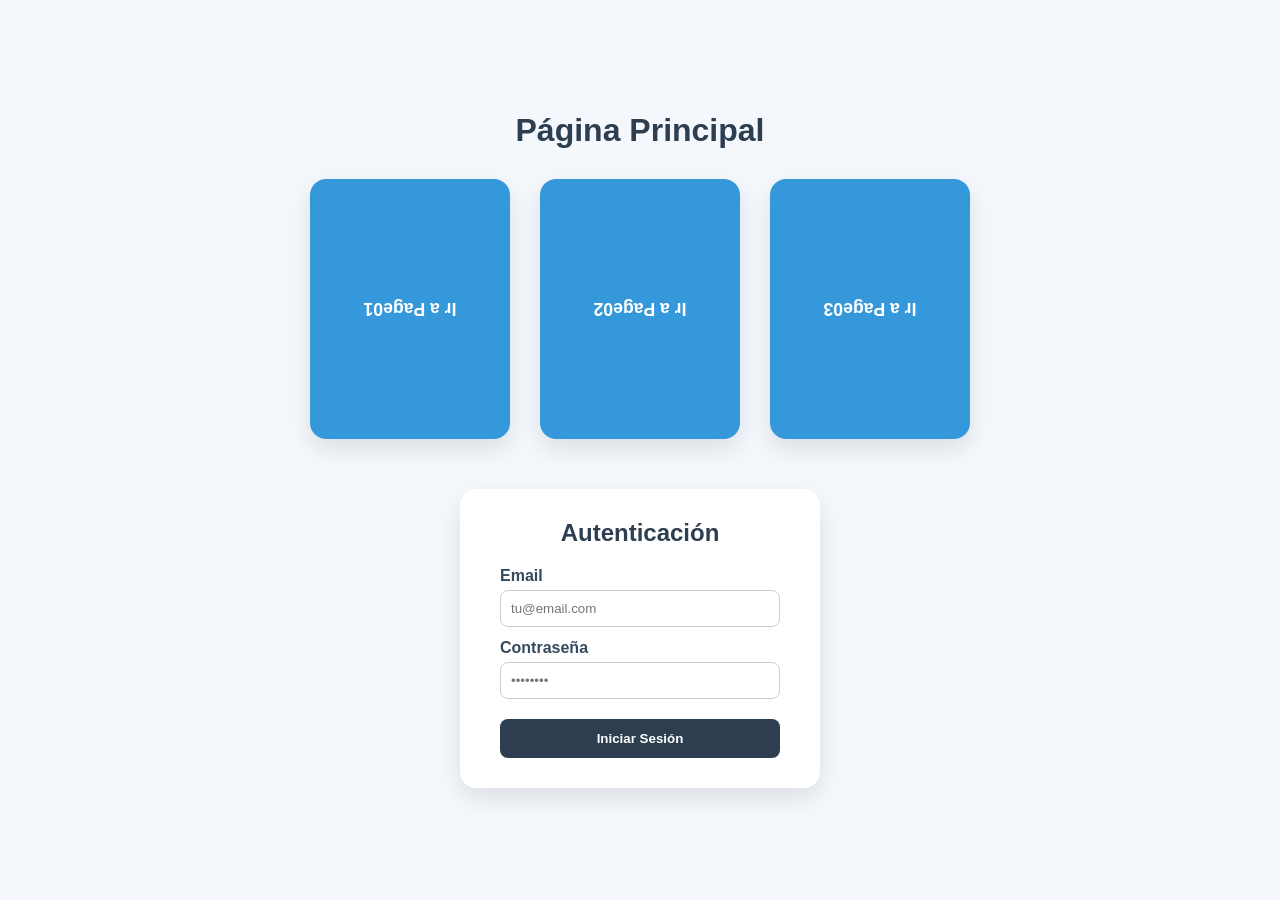
<file: index.html>
<!doctype html>
<html lang="es">
  <head>
    <meta charset="UTF-8" />
    <meta name="viewport" content="width=device-width, initial-scale=1.0" />
    <title>Página Principal</title>
    <link rel="stylesheet" href="styles.css" />
  </head>
  <body class="index">
    <h1>Página Principal</h1>
    <div class="cards-container">
      <a href="page01.html" class="card">
        <div class="card-inner">
          <div class="card-front">
            <svg
              viewBox="0 0 24 24"
              fill="none"
              stroke="#2c3e50"
              stroke-width="2"
              stroke-linecap="round"
              stroke-linejoin="round"
            >
              <path
                d="M14 2H6a2 2 0 0 0-2 2v16a2 2 0 0 0 2 2h12a2 2 0 0 0 2-2V8z"
              />
              <polyline points="14 2 14 8 20 8" />
              <line x1="16" y1="13" x2="8" y2="13" />
              <line x1="16" y1="17" x2="8" y2="17" />
              <polyline points="10 9 9 9 8 9" />
            </svg>
            <h3>Page01</h3>
          </div>
          <div class="card-back">
            <p>Ir a Page01</p>
          </div>
        </div>
      </a>
      <a href="page02.html" class="card">
        <div class="card-inner">
          <div class="card-front">
            <svg
              viewBox="0 0 24 24"
              fill="none"
              stroke="#2c3e50"
              stroke-width="2"
              stroke-linecap="round"
              stroke-linejoin="round"
            >
              <rect x="3" y="3" width="7" height="7" rx="1" />
              <rect x="14" y="3" width="7" height="7" rx="1" />
              <rect x="3" y="14" width="7" height="7" rx="1" />
              <rect x="14" y="14" width="7" height="7" rx="1" />
            </svg>
            <h3>Page02</h3>
          </div>
          <div class="card-back">
            <p>Ir a Page02</p>
          </div>
        </div>
      </a>
      <a href="page03.html" class="card">
        <div class="card-inner">
          <div class="card-front">
            <svg
              viewBox="0 0 24 24"
              fill="none"
              stroke="#2c3e50"
              stroke-width="2"
              stroke-linecap="round"
              stroke-linejoin="round"
            >
              <rect x="3" y="3" width="18" height="18" rx="2" ry="2" />
              <circle cx="8.5" cy="8.5" r="1.5" />
              <polyline points="21 15 16 10 5 21" />
            </svg>
            <h3>Page03</h3>
          </div>
          <div class="card-back">
            <p>Ir a Page03</p>
          </div>
        </div>
      </a>
    </div>
    <div class="auth-form">
      <h2>Autenticación</h2>
      <form>
        <label for="email">Email</label>
        <input type="email" id="email" placeholder="tu@email.com" required />
        <label for="password">Contraseña</label>
        <input type="password" id="password" placeholder="••••••••" required />
        <button type="submit">Iniciar Sesión</button>
      </form>
    </div>
  </body>
</html>
</file>
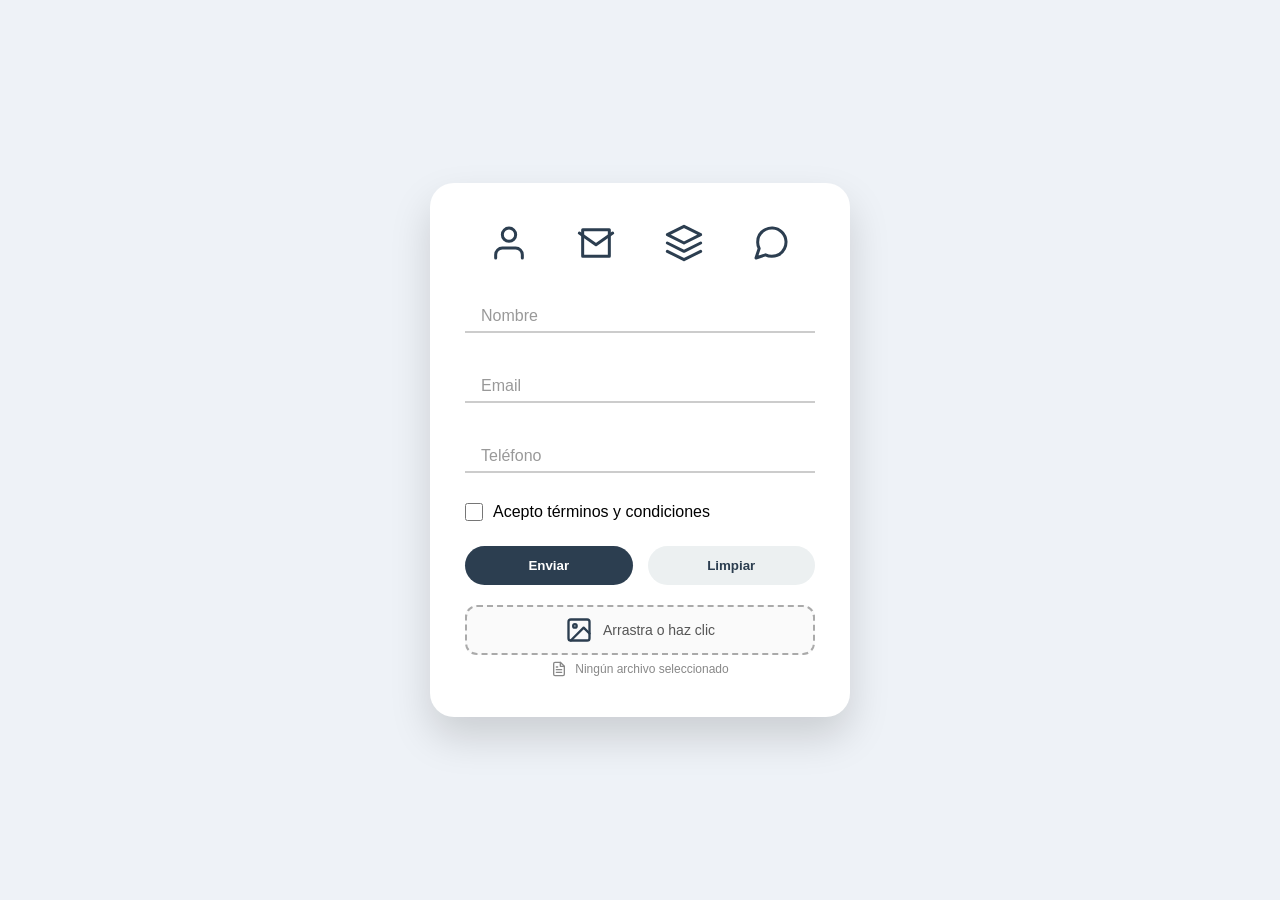
<file: page01.html>
<!doctype html>
<html lang="es">
  <head>
    <meta charset="UTF-8" />
    <meta name="viewport" content="width=device-width, initial-scale=1.0" />
    <title>Page01</title>
    <link rel="stylesheet" href="styles.css" />
  </head>
  <body class="page01-body">
    <div class="window">
      <div class="icons">
        <svg
          viewBox="0 0 24 24"
          fill="none"
          stroke="#2c3e50"
          stroke-width="2"
          stroke-linecap="round"
          stroke-linejoin="round"
        >
          <path d="M20 21v-2a4 4 0 0 0-4-4H8a4 4 0 0 0-4 4v2" />
          <circle cx="12" cy="7" r="4" />
        </svg>
        <svg
          viewBox="0 0 24 24"
          fill="none"
          stroke="#2c3e50"
          stroke-width="2"
          stroke-linecap="round"
          stroke-linejoin="round"
        >
          <path d="M4 4h16v16H4z" />
          <polyline points="22 6 12 13 2 6" />
        </svg>
        <svg
          viewBox="0 0 24 24"
          fill="none"
          stroke="#2c3e50"
          stroke-width="2"
          stroke-linecap="round"
          stroke-linejoin="round"
        >
          <path d="M12 2L2 7l10 5 10-5-10-5z" />
          <path d="M2 17l10 5 10-5" />
          <path d="M2 12l10 5 10-5" />
        </svg>
        <svg
          viewBox="0 0 24 24"
          fill="none"
          stroke="#2c3e50"
          stroke-width="2"
          stroke-linecap="round"
          stroke-linejoin="round"
        >
          <path
            d="M21 11.5a8.38 8.38 0 0 1-.9 3.8 8.5 8.5 0 0 1-7.6 4.7 8.38 8.38 0 0 1-3.8-.9L3 21l1.9-5.7a8.38 8.38 0 0 1-.9-3.8 8.5 8.5 0 0 1 4.7-7.6 8.38 8.38 0 0 1 3.8-.9h.5a8.48 8.48 0 0 1 8 8v.5z"
          />
        </svg>
      </div>
      <form>
        <div class="field-group">
          <input type="text" id="name" placeholder=" " />
          <label for="name">Nombre</label>
        </div>
        <div class="field-group">
          <input type="email" id="email" placeholder=" " />
          <label for="email">Email</label>
        </div>
        <div class="field-group">
          <input type="tel" id="phone" placeholder=" " />
          <label for="phone">Teléfono</label>
        </div>
        <div class="checkbox-group">
          <input type="checkbox" id="terms" />
          <label for="terms">Acepto términos y condiciones</label>
        </div>
        <div class="btn-group">
          <button type="submit" class="btn-primary">Enviar</button>
          <button type="reset" class="btn-secondary">Limpiar</button>
        </div>
      </form>
      <div class="image-drop" id="dropZone">
        <svg
          viewBox="0 0 24 24"
          fill="none"
          stroke="#2c3e50"
          stroke-width="2"
          stroke-linecap="round"
          stroke-linejoin="round"
        >
          <rect x="3" y="3" width="18" height="18" rx="2" ry="2" />
          <circle cx="8.5" cy="8.5" r="1.5" />
          <polyline points="21 15 16 10 5 21" />
        </svg>
        <span>Arrastra o haz clic</span>
        <input type="file" id="fileInput" accept="image/*" />
      </div>
      <div class="file-path" id="filePath">
        <svg
          viewBox="0 0 24 24"
          fill="none"
          stroke="#888"
          stroke-width="2"
          stroke-linecap="round"
          stroke-linejoin="round"
        >
          <path
            d="M14 2H6a2 2 0 0 0-2 2v16a2 2 0 0 0 2 2h12a2 2 0 0 0 2-2V8z"
          />
          <polyline points="14 2 14 8 20 8" />
          <line x1="16" y1="13" x2="8" y2="13" />
          <line x1="16" y1="17" x2="8" y2="17" />
          <polyline points="10 9 9 9 8 9" />
        </svg>
        <span>Ningún archivo seleccionado</span>
      </div>
    </div>
    <script>
      const dropZone = document.getElementById("dropZone");
      const fileInput = document.getElementById("fileInput");
      const filePath = document.getElementById("filePath");
      dropZone.addEventListener("dragover", (e) => {
        e.preventDefault();
        dropZone.classList.add("dragover");
      });
      dropZone.addEventListener("dragleave", () => {
        dropZone.classList.remove("dragover");
      });
      dropZone.addEventListener("drop", (e) => {
        e.preventDefault();
        dropZone.classList.remove("dragover");
        if (e.dataTransfer.files.length) {
          fileInput.files = e.dataTransfer.files;
          updatePath(e.dataTransfer.files[0]);
        }
      });
      fileInput.addEventListener("change", () => {
        if (fileInput.files.length) {
          updatePath(fileInput.files[0]);
        }
      });
      function updatePath(file) {
        filePath.innerHTML =
          '<svg viewBox="0 0 24 24" fill="none" stroke="#888" stroke-width="2" stroke-linecap="round" stroke-linejoin="round" style="width:16px;height:16px;">' +
          '<path d="M14 2H6a2 2 0 0 0-2 2v16a2 2 0 0 0 2 2h12a2 2 0 0 0 2-2V8z"/>' +
          '<polyline points="14 2 14 8 20 8"/>' +
          '<line x1="16" y1="13" x2="8" y2="13"/>' +
          '<line x1="16" y1="17" x2="8" y2="17"/>' +
          '<polyline points="10 9 9 9 8 9"/>' +
          "</svg>" +
          "<span>" +
          file.name +
          " (" +
          (file.size / 1024).toFixed(1) +
          " KB)</span>";
      }
    </script>
  </body>
</html>
</file>
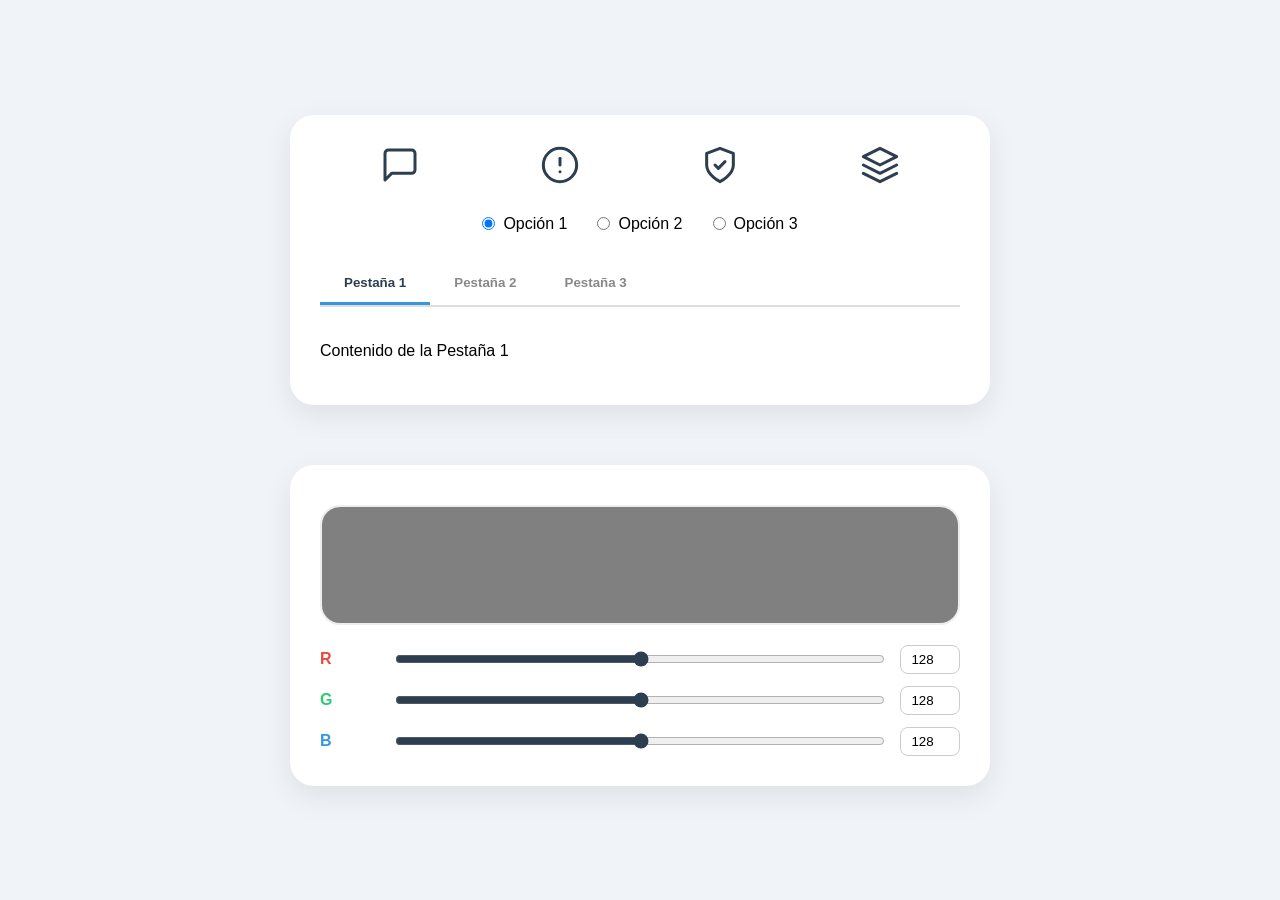
<file: page02.html>
<!doctype html>
<html lang="es">
  <head>
    <meta charset="UTF-8" />
    <meta name="viewport" content="width=device-width, initial-scale=1.0" />
    <title>Page02</title>
    <link rel="stylesheet" href="styles.css" />
  </head>
  <body class="page02-body">
    <div class="container">
      <div class="icons">
        <svg
          viewBox="0 0 24 24"
          fill="none"
          stroke="#2c3e50"
          stroke-width="2"
          stroke-linecap="round"
          stroke-linejoin="round"
        >
          <path
            d="M21 15a2 2 0 0 1-2 2H7l-4 4V5a2 2 0 0 1 2-2h14a2 2 0 0 1 2 2z"
          />
        </svg>
        <svg
          viewBox="0 0 24 24"
          fill="none"
          stroke="#2c3e50"
          stroke-width="2"
          stroke-linecap="round"
          stroke-linejoin="round"
        >
          <circle cx="12" cy="12" r="10" />
          <line x1="12" y1="8" x2="12" y2="12" />
          <line x1="12" y1="16" x2="12.01" y2="16" />
        </svg>
        <svg
          viewBox="0 0 24 24"
          fill="none"
          stroke="#2c3e50"
          stroke-width="2"
          stroke-linecap="round"
          stroke-linejoin="round"
        >
          <path d="M12 22s8-4 8-10V5l-8-3-8 3v7c0 6 8 10 8 10z" />
          <polyline points="9 12 11 14 15 10" />
        </svg>
        <svg
          viewBox="0 0 24 24"
          fill="none"
          stroke="#2c3e50"
          stroke-width="2"
          stroke-linecap="round"
          stroke-linejoin="round"
        >
          <path d="M12 2L2 7l10 5 10-5-10-5z" />
          <path d="M2 17l10 5 10-5" />
          <path d="M2 12l10 5 10-5" />
        </svg>
      </div>
      <div class="radio-group">
        <label
          ><input type="radio" name="option" value="1" checked /> Opción
          1</label
        >
        <label><input type="radio" name="option" value="2" /> Opción 2</label>
        <label><input type="radio" name="option" value="3" /> Opción 3</label>
      </div>
      <div class="tabs">
        <button class="tab active" data-tab="tab1">Pestaña 1</button>
        <button class="tab" data-tab="tab2">Pestaña 2</button>
        <button class="tab" data-tab="tab3">Pestaña 3</button>
      </div>
      <div id="tab1" class="tab-content active">Contenido de la Pestaña 1</div>
      <div id="tab2" class="tab-content">Contenido de la Pestaña 2</div>
      <div id="tab3" class="tab-content">Contenido de la Pestaña 3</div>
    </div>
    <div class="container">
      <div class="card-rgb">
        <div
          class="color-preview"
          id="colorPreview"
          style="background: rgb(128, 128, 128)"
        ></div>
        <div class="sliders">
          <div class="slider-row">
            <label style="color: #e74c3c">R</label>
            <input
              type="range"
              min="0"
              max="255"
              value="128"
              class="rgb-slider"
              data-color="r"
            />
            <input
              type="number"
              min="0"
              max="255"
              value="128"
              class="rgb-number"
              data-color="r"
            />
          </div>
          <div class="slider-row">
            <label style="color: #2ecc71">G</label>
            <input
              type="range"
              min="0"
              max="255"
              value="128"
              class="rgb-slider"
              data-color="g"
            />
            <input
              type="number"
              min="0"
              max="255"
              value="128"
              class="rgb-number"
              data-color="g"
            />
          </div>
          <div class="slider-row">
            <label style="color: #3498db">B</label>
            <input
              type="range"
              min="0"
              max="255"
              value="128"
              class="rgb-slider"
              data-color="b"
            />
            <input
              type="number"
              min="0"
              max="255"
              value="128"
              class="rgb-number"
              data-color="b"
            />
          </div>
        </div>
      </div>
    </div>
    <script>
      const tabs = document.querySelectorAll(".tab");
      const contents = document.querySelectorAll(".tab-content");
      tabs.forEach((tab) => {
        tab.addEventListener("click", () => {
          tabs.forEach((t) => t.classList.remove("active"));
          contents.forEach((c) => c.classList.remove("active"));
          tab.classList.add("active");
          document.getElementById(tab.dataset.tab).classList.add("active");
        });
      });
      const sliders = document.querySelectorAll(".rgb-slider");
      const numbers = document.querySelectorAll(".rgb-number");
      const preview = document.getElementById("colorPreview");
      function updateColor() {
        let r = document.querySelector('.rgb-slider[data-color="r"]').value;
        let g = document.querySelector('.rgb-slider[data-color="g"]').value;
        let b = document.querySelector('.rgb-slider[data-color="b"]').value;
        preview.style.background = "rgb(" + r + "," + g + "," + b + ")";
        document.querySelector('.rgb-number[data-color="r"]').value = r;
        document.querySelector('.rgb-number[data-color="g"]').value = g;
        document.querySelector('.rgb-number[data-color="b"]').value = b;
      }
      sliders.forEach((slider) => {
        slider.addEventListener("input", updateColor);
      });
      numbers.forEach((num) => {
        num.addEventListener("input", function () {
          let val = Math.min(255, Math.max(0, parseInt(this.value) || 0));
          this.value = val;
          document.querySelector(
            '.rgb-slider[data-color="' + this.dataset.color + '"]',
          ).value = val;
          updateColor();
        });
      });
      updateColor();
    </script>
  </body>
</html>
</file>
<file: styles.css>
* {
  margin: 0;
  padding: 0;
  box-sizing: border-box;
  font-family: Arial, sans-serif;
}

body {
  background: #f4f7fc;
  display: flex;
  flex-direction: column;
  align-items: center;
  justify-content: center;
  min-height: 100vh;
  padding: 20px;
}

.index h1 {
  margin-bottom: 30px;
  color: #2c3e50;
}

.cards-container {
  display: flex;
  flex-wrap: wrap;
  justify-content: center;
  gap: 30px;
  margin-bottom: 50px;
}

.card {
  width: 200px;
  height: 260px;
  background: white;
  border-radius: 16px;
  box-shadow: 0 10px 25px rgba(0, 0, 0, 0.1);
  display: flex;
  flex-direction: column;
  align-items: center;
  justify-content: center;
  perspective: 800px;
  transition: transform 0.3s;
  cursor: pointer;
  text-decoration: none;
  color: #2c3e50;
}

.card-inner {
  width: 100%;
  height: 100%;
  position: relative;
  transition: transform 0.6s;
  transform-style: preserve-3d;
  border-radius: 16px;
}

.card:hover .card-inner {
  transform: rotateX(180deg) rotateY(180deg);
}

.card-front,
.card-back {
  position: absolute;
  width: 100%;
  height: 100%;
  backface-visibility: hidden;
  border-radius: 16px;
  display: flex;
  flex-direction: column;
  align-items: center;
  justify-content: center;
  padding: 20px;
}

.card-front {
  background: white;
}

.card-back {
  background: #3498db;
  color: white;
  transform: rotateX(180deg) rotateY(180deg);
}

.card-front svg {
  width: 60px;
  height: 60px;
  margin-bottom: 15px;
}

.card-front h3 {
  font-size: 1.2rem;
}

.card-back p {
  font-size: 1.1rem;
  font-weight: bold;
}

.auth-form {
  background: white;
  padding: 30px 40px;
  border-radius: 16px;
  box-shadow: 0 10px 25px rgba(0, 0, 0, 0.1);
  width: 100%;
  max-width: 360px;
}

.auth-form h2 {
  text-align: center;
  margin-bottom: 20px;
  color: #2c3e50;
}

.auth-form label {
  display: block;
  margin-top: 12px;
  font-weight: 600;
  color: #34495e;
}

.auth-form input {
  width: 100%;
  padding: 10px;
  margin-top: 5px;
  border: 1px solid #ccc;
  border-radius: 8px;
  outline: none;
}

.auth-form input:focus {
  border-color: #3498db;
}

.auth-form button {
  width: 100%;
  padding: 12px;
  margin-top: 20px;
  background: #2c3e50;
  color: white;
  border: none;
  border-radius: 8px;
  font-weight: bold;
  cursor: pointer;
  transition: background 0.3s;
}

.auth-form button:hover {
  background: #1a252f;
}

.page01-body {
  background: #eef2f7;
}

.window {
  background: white;
  padding: 40px 35px;
  border-radius: 24px;
  box-shadow: 0 20px 40px rgba(0, 0, 0, 0.15);
  width: 100%;
  max-width: 420px;
}

.icons {
  display: flex;
  justify-content: space-around;
  margin-bottom: 30px;
}

.icons svg {
  width: 40px;
  height: 40px;
  stroke: #2c3e50;
  stroke-width: 1.8;
  fill: none;
}

.field-group {
  position: relative;
  margin-bottom: 30px;
}

.field-group input {
  width: 100%;
  padding: 14px 12px 6px 12px;
  border: none;
  border-bottom: 2px solid #ccc;
  outline: none;
  font-size: 16px;
  background: transparent;
  transition: border-color 0.3s;
}

.field-group label {
  position: absolute;
  left: 12px;
  top: 14px;
  font-size: 16px;
  color: #999;
  transition: all 0.3s ease;
  pointer-events: none;
  background: white;
  padding: 0 4px;
}

.field-group input:focus ~ label,
.field-group input:not(:placeholder-shown) ~ label {
  top: -8px;
  font-size: 12px;
  color: #00bcd4;
}

.field-group input:focus {
  border-bottom-color: #00bcd4;
}

.checkbox-group {
  display: flex;
  align-items: center;
  gap: 10px;
  margin: 20px 0 25px;
}

.checkbox-group input {
  width: 18px;
  height: 18px;
}

.btn-group {
  display: flex;
  gap: 15px;
}

.btn-group button {
  flex: 1;
  padding: 12px;
  border: none;
  border-radius: 30px;
  font-weight: bold;
  cursor: pointer;
  transition: background 0.3s;
}

.btn-primary {
  background: #2c3e50;
  color: white;
}

.btn-primary:hover {
  background: #1a252f;
}

.btn-secondary {
  background: #ecf0f1;
  color: #2c3e50;
}

.btn-secondary:hover {
  background: #d5dbdb;
}

.image-drop {
  width: 100%;
  height: 50px;
  border: 2px dashed #aaa;
  border-radius: 12px;
  display: flex;
  align-items: center;
  justify-content: center;
  margin-top: 20px;
  transition:
    background 0.3s,
    border-color 0.3s;
  background: #fafafa;
  position: relative;
  cursor: pointer;
}

.image-drop svg {
  width: 28px;
  height: 28px;
  stroke: #2c3e50;
  stroke-width: 2;
  fill: none;
}

.image-drop span {
  margin-left: 10px;
  color: #555;
  font-size: 14px;
}

.image-drop.dragover {
  background: #e3f2fd;
  border-color: #00bcd4;
}

.image-drop input[type="file"] {
  position: absolute;
  width: 100%;
  height: 100%;
  opacity: 0;
  cursor: pointer;
}

.file-path {
  display: flex;
  align-items: center;
  justify-content: center;
  gap: 8px;
  margin-top: 6px;
  font-size: 12px;
  color: #888;
  text-align: center;
  word-break: break-all;
}

.file-path svg {
  width: 16px;
  height: 16px;
  stroke: #888;
  stroke-width: 2;
  fill: none;
  flex-shrink: 0;
}

.page02-body {
  background: #f0f4f8;
  gap: 60px;
}

.container {
  width: 100%;
  max-width: 700px;
  background: white;
  padding: 30px;
  border-radius: 24px;
  box-shadow: 0 10px 30px rgba(0, 0, 0, 0.08);
}

.radio-group {
  display: flex;
  gap: 30px;
  justify-content: center;
  margin-bottom: 30px;
}

.radio-group label {
  display: flex;
  align-items: center;
  gap: 8px;
  font-weight: 500;
}

.tabs {
  display: flex;
  border-bottom: 2px solid #ddd;
  margin-bottom: 20px;
}

.tab {
  padding: 12px 24px;
  cursor: pointer;
  background: transparent;
  border: none;
  font-weight: 600;
  color: #888;
  transition:
    color 0.3s,
    border-bottom 0.3s;
  border-bottom: 3px solid transparent;
}

.tab.active {
  color: #2c3e50;
  border-bottom-color: #3498db;
}

.tab-content {
  display: none;
  padding: 15px 0;
}

.tab-content.active {
  display: block;
}

.card-rgb {
  display: flex;
  flex-direction: column;
  gap: 20px;
  margin-top: 10px;
}

.color-preview {
  width: 100%;
  height: 120px;
  border-radius: 20px;
  background: rgb(128, 128, 128);
  border: 2px solid #eee;
  transition: background 0.1s;
}

.sliders {
  display: flex;
  flex-direction: column;
  gap: 12px;
}

.slider-row {
  display: flex;
  align-items: center;
  gap: 15px;
}

.slider-row label {
  width: 60px;
  font-weight: 600;
}

.slider-row input[type="range"] {
  flex: 1;
  accent-color: #2c3e50;
}

.slider-row input[type="number"] {
  width: 60px;
  padding: 6px;
  border: 1px solid #ccc;
  border-radius: 8px;
  text-align: center;
}

.slider-row input[type="number"]:focus {
  border-color: #3498db;
  outline: none;
}

.page03-body {
  background: #f8fafc;
  padding: 30px 20px;
}

.page03-container {
  max-width: 1200px;
  margin: 0 auto;
  background: white;
  padding: 30px;
  border-radius: 24px;
  box-shadow: 0 5px 20px rgba(0, 0, 0, 0.05);
}

.page03-container h1 {
  text-align: center;
  color: #1e293b;
  margin-bottom: 10px;
  font-size: 2rem;
}

.subtitle {
  text-align: center;
  color: #64748b;
  margin-bottom: 30px;
}

.grid {
  display: flex;
  flex-wrap: wrap;
  gap: 25px;
  justify-content: center;
}

.item {
  flex: 1 1 200px;
  max-width: 260px;
  background: #ffffff;
  border-radius: 16px;
  overflow: hidden;
  box-shadow: 0 4px 12px rgba(0, 0, 0, 0.06);
  transition: transform 0.2s;
  text-align: center;
  padding-bottom: 15px;
}

.item:hover {
  transform: translateY(-5px);
}

.item img {
  width: 100%;
  height: 180px;
  object-fit: cover;
  display: block;
  transition: opacity 0.3s ease;
}

.item img:hover {
  opacity: 0.9;
}

.item h3 {
  margin: 15px 0 5px;
  color: #0f172a;
}

.item p {
  color: #475569;
  font-size: 0.9rem;
  padding: 0 10px;
}

.item .tag {
  display: inline-block;
  background: #e2e8f0;
  padding: 4px 14px;
  border-radius: 30px;
  font-size: 0.75rem;
  color: #1e293b;
  margin-top: 8px;
}

@media (max-width: 1199px) {
  .page03-container {
    padding: 25px;
  }
  .page03-container h1 {
    font-size: 1.8rem;
  }
}

@media (max-width: 900px) {
  .grid {
    gap: 20px;
  }
  .item {
    flex: 1 1 180px;
    max-width: 220px;
  }
}

@media (max-width: 480px) {
  .page03-body {
    padding: 15px;
  }
  .page03-container {
    padding: 20px;
  }
  .page03-container h1 {
    font-size: 1.4rem;
  }
  .grid {
    flex-direction: column;
    align-items: center;
  }
  .item {
    flex: 0 0 auto;
    width: 100%;
    max-width: 300px;
  }
  .item img {
    height: 160px;
  }
}
</file>
